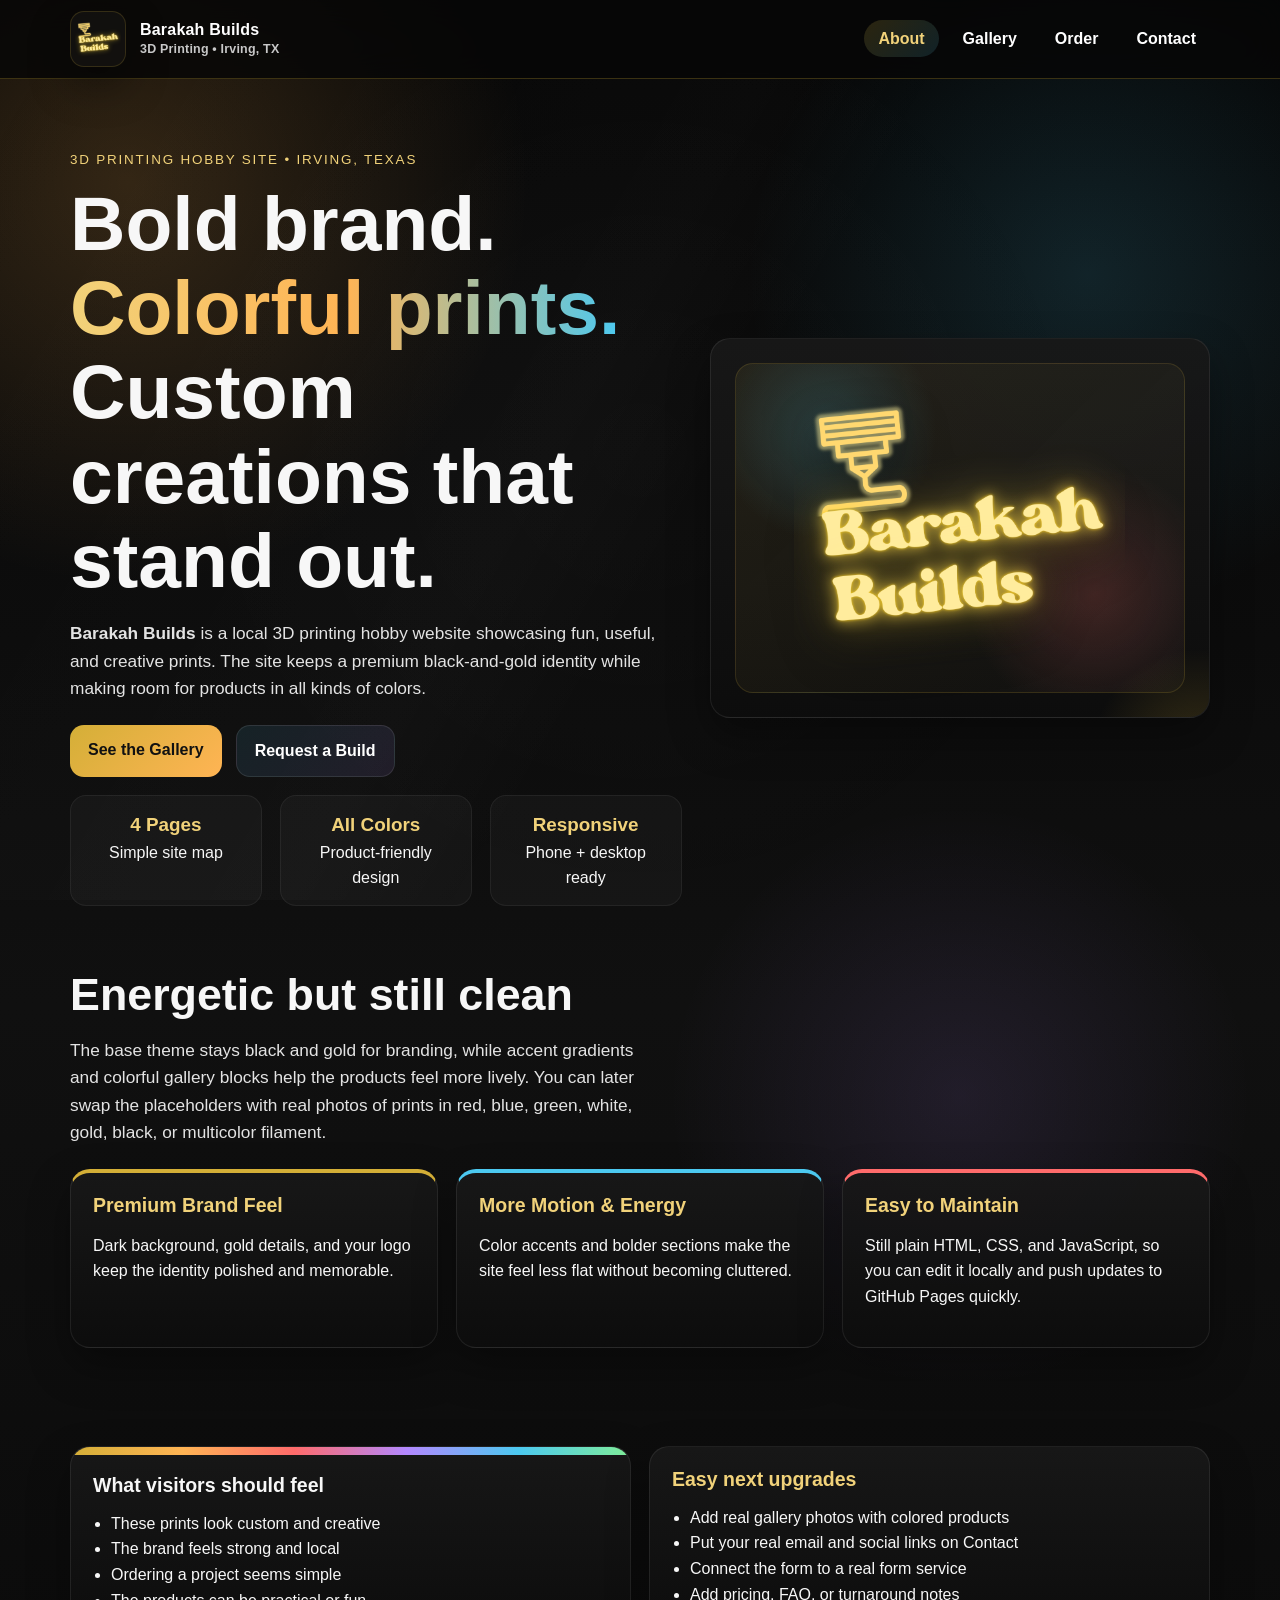
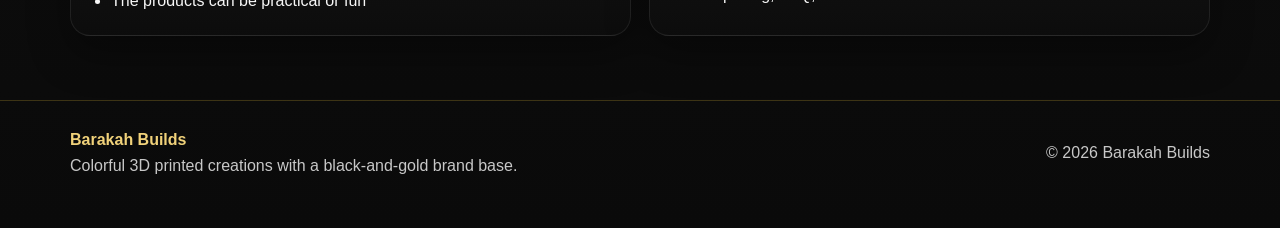
<file: index.html>
<!DOCTYPE html>
<html lang="en">
<head>
  <meta charset="UTF-8">
  <meta name="viewport" content="width=device-width, initial-scale=1.0">
  <title>About | Barakah Builds</title>
  <meta name="description" content="Barakah Builds is a 3D printing hobby website based in Irving, TX with custom projects, gallery examples, and contact info.">
  <link rel="stylesheet" href="styles.css">
</head>
<body>

<header class="site-header">
  <div class="container header-inner">
    <a class="brand" href="index.html" aria-label="Barakah Builds home">
      <img class="brand-logo" src="logo.png" alt="Barakah Builds logo">
      <span class="brand-text">
        <span>Barakah Builds</span>
        <span>3D Printing • Irving, TX</span>
      </span>
    </a>
    <button class="menu-toggle" aria-expanded="false" aria-label="Open menu">Menu</button>
    <nav class="site-nav" aria-label="Main navigation">
      <ul>
        <li><a class="active" href="index.html">About</a></li>
        <li><a  href="gallery.html">Gallery</a></li>
        <li><a  href="order.html">Order</a></li>
        <li><a  href="contact.html">Contact</a></li>
      </ul>
    </nav>
  </div>
</header>

<main>

<section class="hero">
  <div class="container hero-grid">
    <div>
      <div class="kicker">3D Printing Hobby Site • Irving, Texas</div>
      <h1>Bold brand. <span class="energy-text">Colorful prints.</span> Custom creations that stand out.</h1>
      <p class="lead">
        <strong>Barakah Builds</strong> is a local 3D printing hobby website showcasing fun, useful, and creative
        prints. The site keeps a premium black-and-gold identity while making room for products in all kinds of colors.
      </p>
      <div class="cta-row">
        <a class="button button-primary" href="gallery.html">See the Gallery</a>
        <a class="button button-secondary" href="order.html">Request a Build</a>
      </div>
      <div class="hero-stats">
        <div class="stat"><strong>4 Pages</strong><span>Simple site map</span></div>
        <div class="stat"><strong>All Colors</strong><span>Product-friendly design</span></div>
        <div class="stat"><strong>Responsive</strong><span>Phone + desktop ready</span></div>
      </div>
    </div>
    <div class="hero-panel">
      <div class="logo-showcase">
        <img src="logo.png" alt="Barakah Builds logo">
      </div>
    </div>
  </div>
</section>

<section class="section">
  <div class="container">
    <div class="section-header">
      <h2>Energetic but still clean</h2>
      <p class="lead">
        The base theme stays black and gold for branding, while accent gradients and colorful gallery blocks help the
        products feel more lively. You can later swap the placeholders with real photos of prints in red, blue, green,
        white, gold, black, or multicolor filament.
      </p>
    </div>
    <div class="grid-3">
      <article class="feature-card">
        <h3>Premium Brand Feel</h3>
        <p>Dark background, gold details, and your logo keep the identity polished and memorable.</p>
      </article>
      <article class="feature-card">
        <h3>More Motion & Energy</h3>
        <p>Color accents and bolder sections make the site feel less flat without becoming cluttered.</p>
      </article>
      <article class="feature-card">
        <h3>Easy to Maintain</h3>
        <p>Still plain HTML, CSS, and JavaScript, so you can edit it locally and push updates to GitHub Pages quickly.</p>
      </article>
    </div>
  </div>
</section>

<section class="section">
  <div class="container grid-2">
    <article class="color-strip">
      <div class="color-strip-bar"></div>
      <div class="color-strip-content">
        <h3>What visitors should feel</h3>
        <ul class="list">
          <li>These prints look custom and creative</li>
          <li>The brand feels strong and local</li>
          <li>Ordering a project seems simple</li>
          <li>The products can be practical or fun</li>
        </ul>
      </div>
    </article>
    <article class="card">
      <h3>Easy next upgrades</h3>
      <ul class="list">
        <li>Add real gallery photos with colored products</li>
        <li>Put your real email and social links on Contact</li>
        <li>Connect the form to a real form service</li>
        <li>Add pricing, FAQ, or turnaround notes</li>
      </ul>
    </article>
  </div>
</section>

</main>

<footer class="footer">
  <div class="container footer-inner">
    <div>
      <strong class="highlight">Barakah Builds</strong><br>
      Colorful 3D printed creations with a black-and-gold brand base.
    </div>
    <div>© 2026 Barakah Builds</div>
  </div>
</footer>

<script src="script.js"></script>
</body>
</html>
</file>
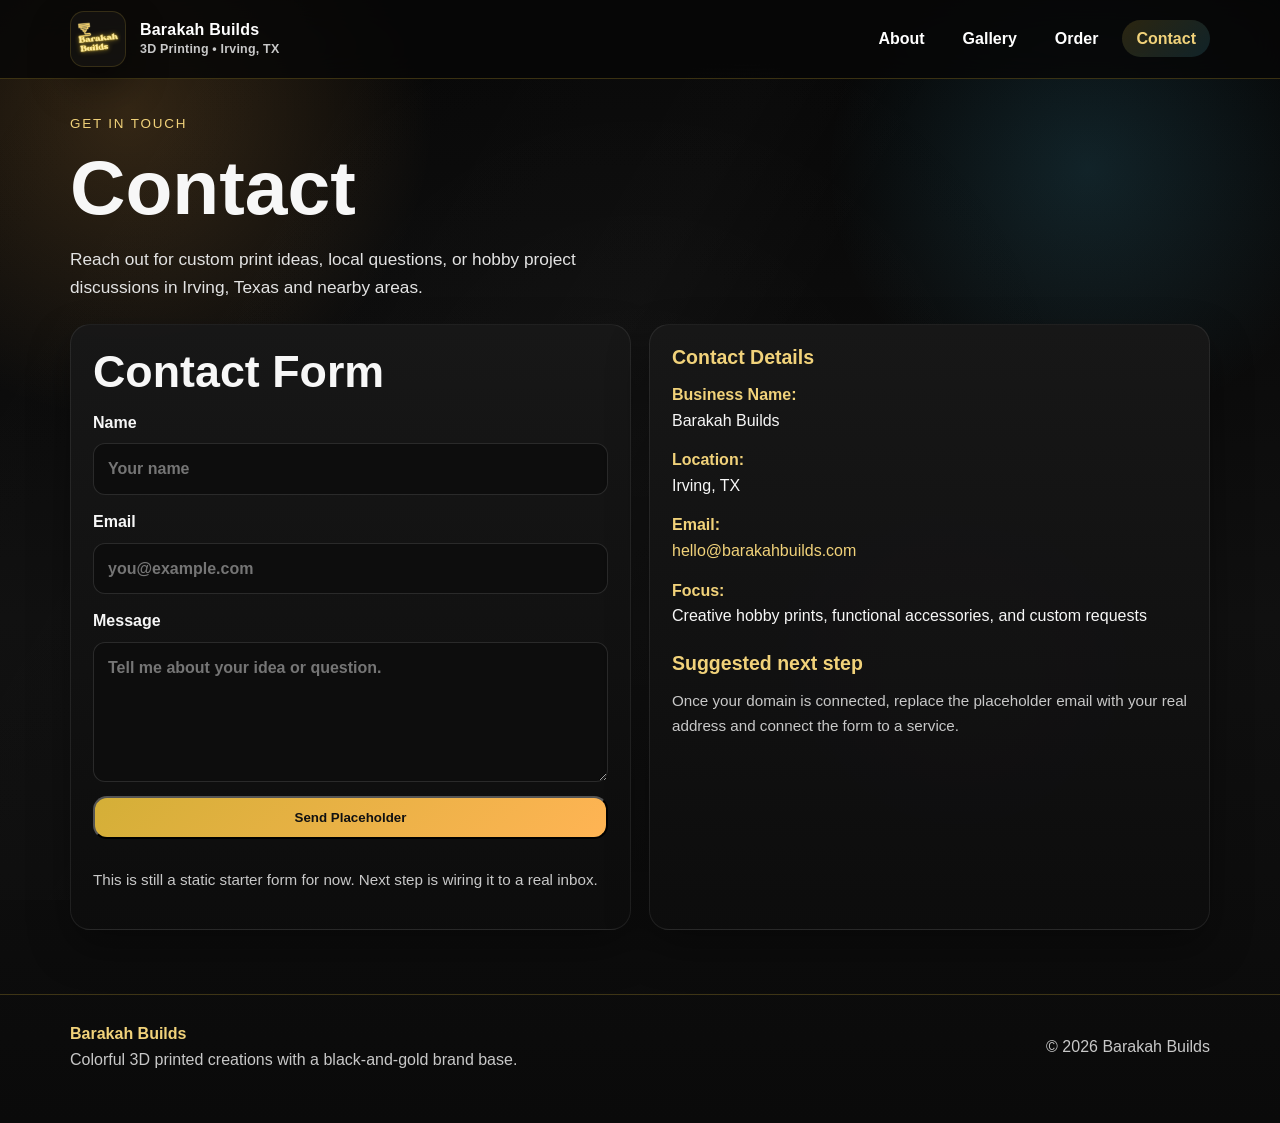
<file: contact.html>
<!DOCTYPE html>
<html lang="en">
<head>
  <meta charset="UTF-8">
  <meta name="viewport" content="width=device-width, initial-scale=1.0">
  <title>Contact | Barakah Builds</title>
  <meta name="description" content="Barakah Builds is a 3D printing hobby website based in Irving, TX with custom projects, gallery examples, and contact info.">
  <link rel="stylesheet" href="styles.css">
</head>
<body>

<header class="site-header">
  <div class="container header-inner">
    <a class="brand" href="index.html" aria-label="Barakah Builds home">
      <img class="brand-logo" src="logo.png" alt="Barakah Builds logo">
      <span class="brand-text">
        <span>Barakah Builds</span>
        <span>3D Printing • Irving, TX</span>
      </span>
    </a>
    <button class="menu-toggle" aria-expanded="false" aria-label="Open menu">Menu</button>
    <nav class="site-nav" aria-label="Main navigation">
      <ul>
        <li><a  href="index.html">About</a></li>
        <li><a  href="gallery.html">Gallery</a></li>
        <li><a  href="order.html">Order</a></li>
        <li><a class="active" href="contact.html">Contact</a></li>
      </ul>
    </nav>
  </div>
</header>

<main>

<section class="section">
  <div class="container">
    <div class="section-header">
      <div class="kicker">Get in Touch</div>
      <h1>Contact</h1>
      <p class="lead">
        Reach out for custom print ideas, local questions, or hobby project discussions in Irving, Texas and nearby areas.
      </p>
    </div>
    <div class="grid-2">
      <article class="form-card">
        <h2>Contact Form</h2>
        <form>
          <label>
            Name
            <input type="text" placeholder="Your name">
          </label>
          <label>
            Email
            <input type="email" placeholder="you@example.com">
          </label>
          <label>
            Message
            <textarea placeholder="Tell me about your idea or question."></textarea>
          </label>
          <button class="button button-primary" type="button">Send Placeholder</button>
          <p class="small">This is still a static starter form for now. Next step is wiring it to a real inbox.</p>
        </form>
      </article>
      <article class="card">
        <h3>Contact Details</h3>
        <div class="info-list">
          <div><strong>Business Name:</strong><br>Barakah Builds</div>
          <div><strong>Location:</strong><br>Irving, TX</div>
          <div><strong>Email:</strong><br><a href="mailto:hello@barakahbuilds.com">hello@barakahbuilds.com</a></div>
          <div><strong>Focus:</strong><br>Creative hobby prints, functional accessories, and custom requests</div>
        </div>
        <h3 style="margin-top:24px;">Suggested next step</h3>
        <p class="small">Once your domain is connected, replace the placeholder email with your real address and connect the form to a service.</p>
      </article>
    </div>
  </div>
</section>

</main>

<footer class="footer">
  <div class="container footer-inner">
    <div>
      <strong class="highlight">Barakah Builds</strong><br>
      Colorful 3D printed creations with a black-and-gold brand base.
    </div>
    <div>© 2026 Barakah Builds</div>
  </div>
</footer>

<script src="script.js"></script>
</body>
</html>
</file>
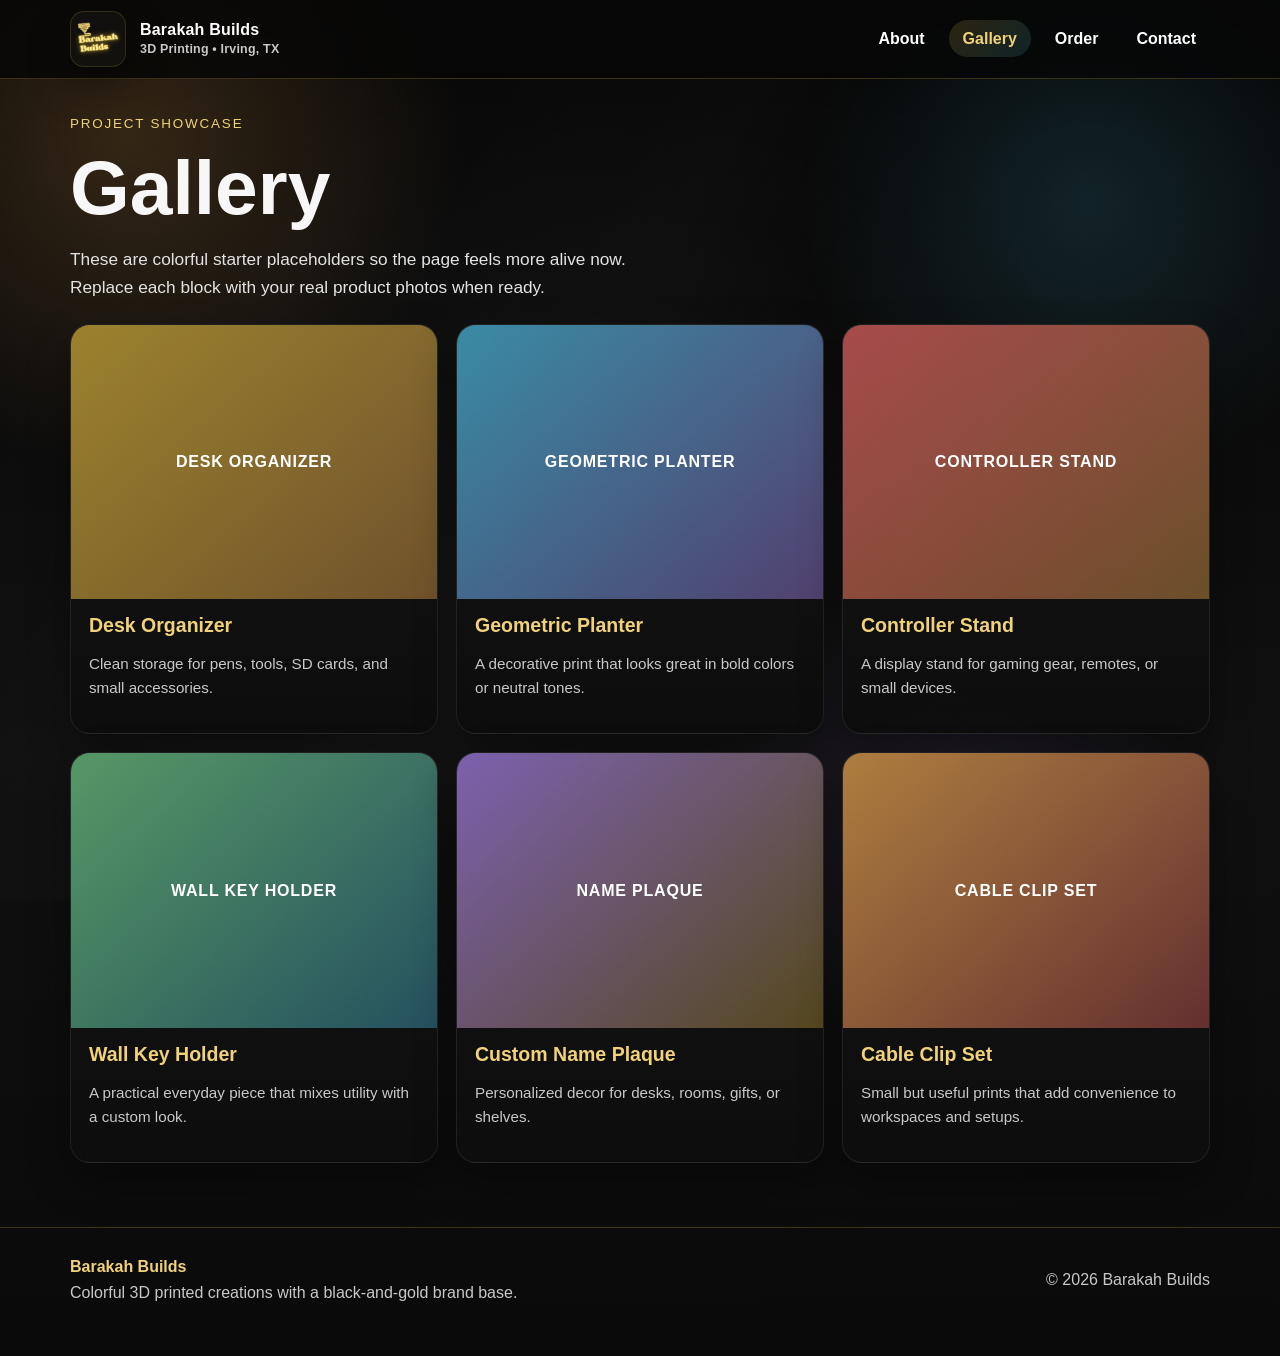
<file: gallery.html>
<!DOCTYPE html>
<html lang="en">
<head>
  <meta charset="UTF-8">
  <meta name="viewport" content="width=device-width, initial-scale=1.0">
  <title>Gallery | Barakah Builds</title>
  <meta name="description" content="Barakah Builds is a 3D printing hobby website based in Irving, TX with custom projects, gallery examples, and contact info.">
  <link rel="stylesheet" href="styles.css">
</head>
<body>

<header class="site-header">
  <div class="container header-inner">
    <a class="brand" href="index.html" aria-label="Barakah Builds home">
      <img class="brand-logo" src="logo.png" alt="Barakah Builds logo">
      <span class="brand-text">
        <span>Barakah Builds</span>
        <span>3D Printing • Irving, TX</span>
      </span>
    </a>
    <button class="menu-toggle" aria-expanded="false" aria-label="Open menu">Menu</button>
    <nav class="site-nav" aria-label="Main navigation">
      <ul>
        <li><a  href="index.html">About</a></li>
        <li><a class="active" href="gallery.html">Gallery</a></li>
        <li><a  href="order.html">Order</a></li>
        <li><a  href="contact.html">Contact</a></li>
      </ul>
    </nav>
  </div>
</header>

<main>

<section class="section">
  <div class="container">
    <div class="section-header">
      <div class="kicker">Project Showcase</div>
      <h1>Gallery</h1>
      <p class="lead">
        These are colorful starter placeholders so the page feels more alive now. Replace each block with your real
        product photos when ready.
      </p>
    </div>
    <div class="gallery-grid">
      <article class="gallery-item">
        <div class="gallery-image">DESK ORGANIZER</div>
        <div class="gallery-caption">
          <h3>Desk Organizer</h3>
          <p class="small">Clean storage for pens, tools, SD cards, and small accessories.</p>
        </div>
      </article>
      <article class="gallery-item">
        <div class="gallery-image">GEOMETRIC PLANTER</div>
        <div class="gallery-caption">
          <h3>Geometric Planter</h3>
          <p class="small">A decorative print that looks great in bold colors or neutral tones.</p>
        </div>
      </article>
      <article class="gallery-item">
        <div class="gallery-image">CONTROLLER STAND</div>
        <div class="gallery-caption">
          <h3>Controller Stand</h3>
          <p class="small">A display stand for gaming gear, remotes, or small devices.</p>
        </div>
      </article>
      <article class="gallery-item">
        <div class="gallery-image">WALL KEY HOLDER</div>
        <div class="gallery-caption">
          <h3>Wall Key Holder</h3>
          <p class="small">A practical everyday piece that mixes utility with a custom look.</p>
        </div>
      </article>
      <article class="gallery-item">
        <div class="gallery-image">NAME PLAQUE</div>
        <div class="gallery-caption">
          <h3>Custom Name Plaque</h3>
          <p class="small">Personalized decor for desks, rooms, gifts, or shelves.</p>
        </div>
      </article>
      <article class="gallery-item">
        <div class="gallery-image">CABLE CLIP SET</div>
        <div class="gallery-caption">
          <h3>Cable Clip Set</h3>
          <p class="small">Small but useful prints that add convenience to workspaces and setups.</p>
        </div>
      </article>
    </div>
  </div>
</section>

</main>

<footer class="footer">
  <div class="container footer-inner">
    <div>
      <strong class="highlight">Barakah Builds</strong><br>
      Colorful 3D printed creations with a black-and-gold brand base.
    </div>
    <div>© 2026 Barakah Builds</div>
  </div>
</footer>

<script src="script.js"></script>
</body>
</html>
</file>
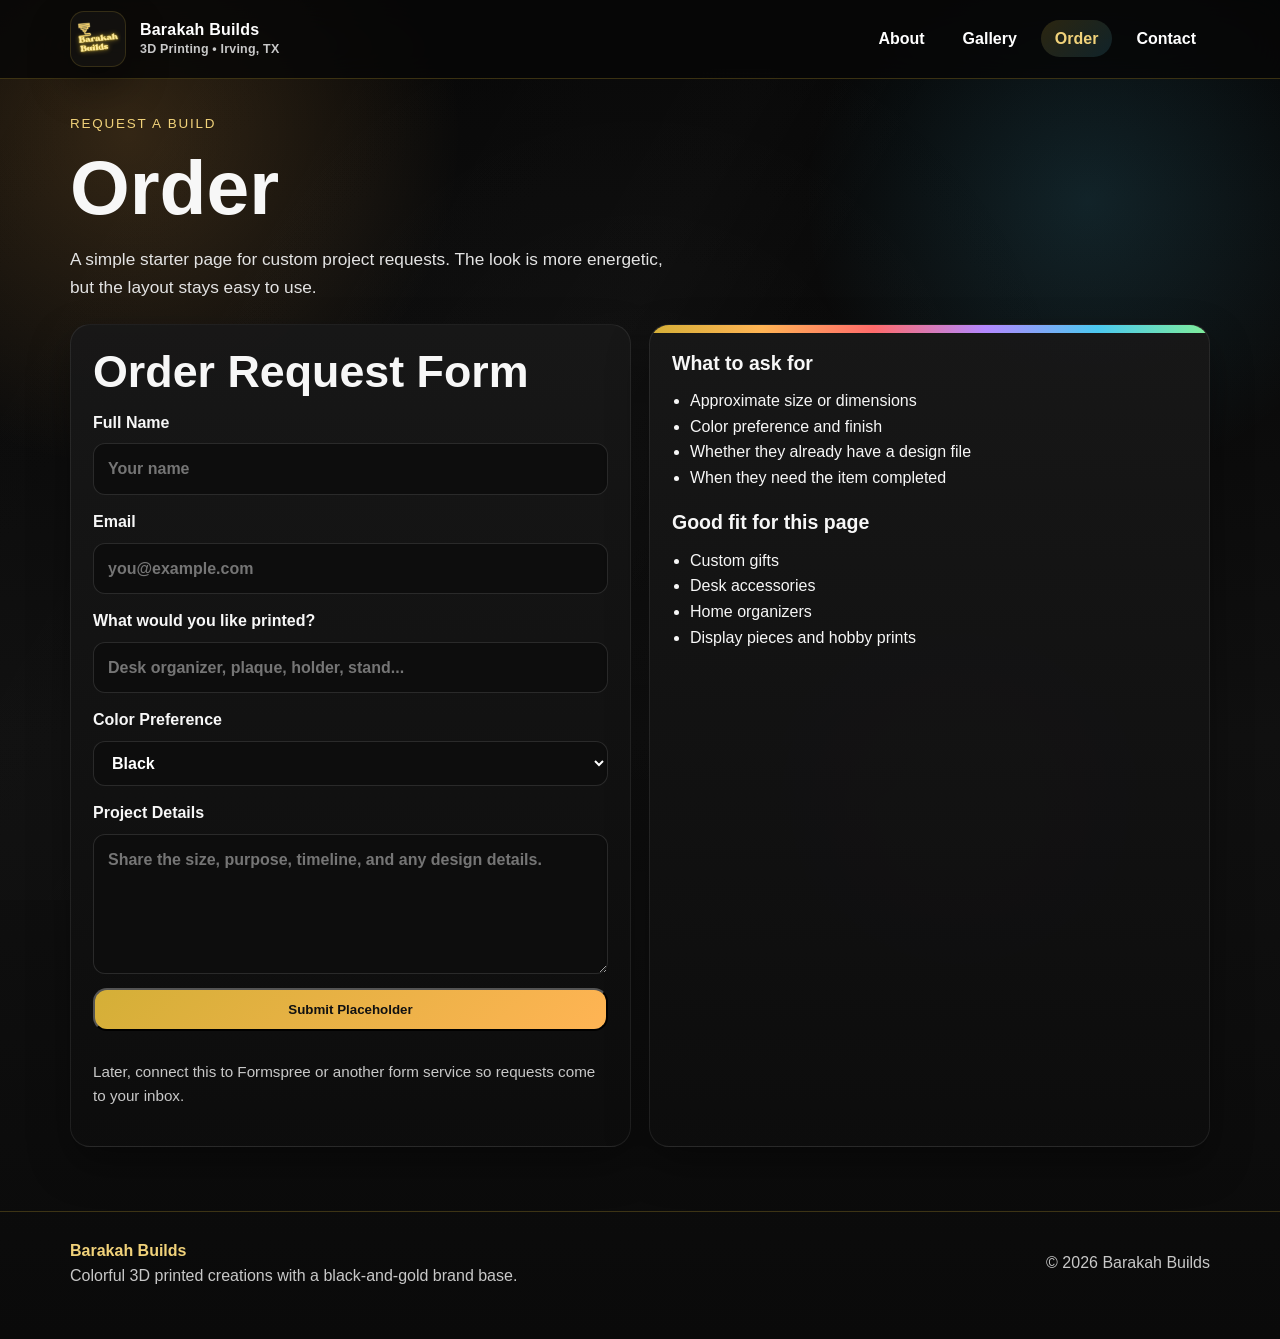
<file: order.html>
<!DOCTYPE html>
<html lang="en">
<head>
  <meta charset="UTF-8">
  <meta name="viewport" content="width=device-width, initial-scale=1.0">
  <title>Order | Barakah Builds</title>
  <meta name="description" content="Barakah Builds is a 3D printing hobby website based in Irving, TX with custom projects, gallery examples, and contact info.">
  <link rel="stylesheet" href="styles.css">
</head>
<body>

<header class="site-header">
  <div class="container header-inner">
    <a class="brand" href="index.html" aria-label="Barakah Builds home">
      <img class="brand-logo" src="logo.png" alt="Barakah Builds logo">
      <span class="brand-text">
        <span>Barakah Builds</span>
        <span>3D Printing • Irving, TX</span>
      </span>
    </a>
    <button class="menu-toggle" aria-expanded="false" aria-label="Open menu">Menu</button>
    <nav class="site-nav" aria-label="Main navigation">
      <ul>
        <li><a  href="index.html">About</a></li>
        <li><a  href="gallery.html">Gallery</a></li>
        <li><a class="active" href="order.html">Order</a></li>
        <li><a  href="contact.html">Contact</a></li>
      </ul>
    </nav>
  </div>
</header>

<main>

<section class="section">
  <div class="container">
    <div class="section-header">
      <div class="kicker">Request a Build</div>
      <h1>Order</h1>
      <p class="lead">
        A simple starter page for custom project requests. The look is more energetic, but the layout stays easy to use.
      </p>
    </div>
    <div class="grid-2">
      <article class="form-card">
        <h2>Order Request Form</h2>
        <form>
          <label>
            Full Name
            <input type="text" placeholder="Your name">
          </label>
          <label>
            Email
            <input type="email" placeholder="you@example.com">
          </label>
          <label>
            What would you like printed?
            <input type="text" placeholder="Desk organizer, plaque, holder, stand...">
          </label>
          <label>
            Color Preference
            <select>
              <option>Black</option>
              <option>Gold</option>
              <option>Blue</option>
              <option>Red</option>
              <option>Green</option>
              <option>Multicolor</option>
              <option>Other</option>
            </select>
          </label>
          <label>
            Project Details
            <textarea placeholder="Share the size, purpose, timeline, and any design details."></textarea>
          </label>
          <button class="button button-primary" type="button">Submit Placeholder</button>
          <p class="small">Later, connect this to Formspree or another form service so requests come to your inbox.</p>
        </form>
      </article>
      <article class="color-strip">
        <div class="color-strip-bar"></div>
        <div class="color-strip-content">
          <h3>What to ask for</h3>
          <ul class="list">
            <li>Approximate size or dimensions</li>
            <li>Color preference and finish</li>
            <li>Whether they already have a design file</li>
            <li>When they need the item completed</li>
          </ul>
          <h3 style="margin-top:22px;">Good fit for this page</h3>
          <ul class="list">
            <li>Custom gifts</li>
            <li>Desk accessories</li>
            <li>Home organizers</li>
            <li>Display pieces and hobby prints</li>
          </ul>
        </div>
      </article>
    </div>
  </div>
</section>

</main>

<footer class="footer">
  <div class="container footer-inner">
    <div>
      <strong class="highlight">Barakah Builds</strong><br>
      Colorful 3D printed creations with a black-and-gold brand base.
    </div>
    <div>© 2026 Barakah Builds</div>
  </div>
</footer>

<script src="script.js"></script>
</body>
</html>
</file>
<file: styles.css>
:root {
  --gold: #d4af37;
  --gold-soft: #f1d27a;
  --black: #070707;
  --charcoal: #141414;
  --white: #f7f7f7;
  --muted: #c8c8c8;
  --border: rgba(212, 175, 55, 0.25);
  --shadow: 0 18px 40px rgba(0, 0, 0, 0.35);
  --radius: 20px;
  --max-width: 1140px;

  --accent-red: #ff6b6b;
  --accent-blue: #4cc9f0;
  --accent-green: #80ed99;
  --accent-purple: #b388ff;
  --accent-orange: #ffb454;
}

* { box-sizing: border-box; }

html { scroll-behavior: smooth; }

body {
  margin: 0;
  font-family: -apple-system, BlinkMacSystemFont, "Segoe UI", Inter, Roboto, Helvetica, Arial, sans-serif;
  color: var(--white);
  line-height: 1.6;
  background:
    radial-gradient(circle at 10% 10%, rgba(255, 180, 84, 0.18), transparent 20%),
    radial-gradient(circle at 85% 15%, rgba(76, 201, 240, 0.14), transparent 18%),
    radial-gradient(circle at 75% 60%, rgba(179, 136, 255, 0.11), transparent 20%),
    linear-gradient(180deg, #050505 0%, #101010 55%, #0a0a0a 100%);
}

body::before {
  content: "";
  position: fixed;
  inset: 0;
  background:
    linear-gradient(120deg, transparent 0%, rgba(255,255,255,0.02) 45%, transparent 55%),
    radial-gradient(circle at center, rgba(255,255,255,0.02), transparent 60%);
  pointer-events: none;
  z-index: -1;
}

img { max-width: 100%; display: block; }

a {
  color: var(--gold-soft);
  text-decoration: none;
}

a:hover { color: white; }

.container {
  width: min(92%, var(--max-width));
  margin: 0 auto;
}

.site-header {
  position: sticky;
  top: 0;
  z-index: 40;
  backdrop-filter: blur(16px);
  background: rgba(7, 7, 7, 0.82);
  border-bottom: 1px solid var(--border);
}

.header-inner {
  min-height: 78px;
  display: flex;
  align-items: center;
  justify-content: space-between;
  gap: 18px;
}

.brand {
  display: flex;
  align-items: center;
  gap: 14px;
  color: white;
  font-weight: 800;
  letter-spacing: 0.2px;
}

.brand-logo {
  width: 56px;
  height: 56px;
  object-fit: contain;
  border-radius: 14px;
  background: rgba(255,255,255,0.03);
  border: 1px solid rgba(212, 175, 55, 0.18);
  box-shadow: var(--shadow);
  padding: 4px;
}

.brand-text {
  display: flex;
  flex-direction: column;
  line-height: 1.05;
}

.brand-text span:last-child {
  font-size: 0.78rem;
  color: var(--muted);
  font-weight: 600;
  margin-top: 4px;
}

.menu-toggle {
  display: none;
  background: transparent;
  border: 1px solid var(--border);
  color: white;
  border-radius: 12px;
  padding: 10px 12px;
  font-size: 1rem;
}

.site-nav ul {
  display: flex;
  list-style: none;
  margin: 0;
  padding: 0;
  gap: 10px;
  align-items: center;
}

.site-nav a {
  color: white;
  padding: 10px 14px;
  border-radius: 999px;
  font-weight: 600;
}

.site-nav a.active,
.site-nav a:hover {
  background: linear-gradient(135deg, rgba(212,175,55,0.18), rgba(76,201,240,0.14));
  color: var(--gold-soft);
}

.hero {
  padding: 70px 0 30px;
}

.hero-grid {
  display: grid;
  grid-template-columns: 1.1fr 0.9fr;
  gap: 28px;
  align-items: center;
}

.kicker {
  color: var(--gold-soft);
  font-size: 0.84rem;
  text-transform: uppercase;
  letter-spacing: 1.8px;
  margin-bottom: 10px;
}

h1, h2, h3 {
  line-height: 1.1;
  margin: 0 0 14px;
}

h1 { font-size: clamp(2.4rem, 6vw, 4.9rem); }
h2 { font-size: clamp(1.8rem, 4vw, 2.8rem); }
h3 { font-size: 1.22rem; }

.lead {
  font-size: 1.08rem;
  color: #e3e3e3;
  max-width: 62ch;
}

.energy-text {
  background: linear-gradient(90deg, var(--gold-soft), var(--accent-orange), var(--accent-blue));
  -webkit-background-clip: text;
  background-clip: text;
  color: transparent;
}

.hero-panel,
.card,
.feature-card,
.form-card,
.gallery-item,
.color-strip {
  border-radius: var(--radius);
  border: 1px solid rgba(255,255,255,0.08);
  background: linear-gradient(180deg, rgba(24,24,24,0.96), rgba(13,13,13,0.96));
  box-shadow: var(--shadow);
}

.hero-panel {
  padding: 24px;
  position: relative;
  overflow: hidden;
}

.hero-panel::after {
  content: "";
  position: absolute;
  inset: auto -20% -40% auto;
  width: 220px;
  height: 220px;
  background: radial-gradient(circle, rgba(212,175,55,0.22), transparent 70%);
  pointer-events: none;
}

.logo-showcase {
  display: grid;
  place-items: center;
  padding: 24px;
  min-height: 320px;
  border-radius: 18px;
  background:
    radial-gradient(circle at 20% 20%, rgba(76, 201, 240, 0.18), transparent 25%),
    radial-gradient(circle at 80% 70%, rgba(255, 107, 107, 0.18), transparent 30%),
    linear-gradient(135deg, rgba(212,175,55,0.08), rgba(255,255,255,0.02));
  border: 1px solid rgba(212,175,55,0.16);
}

.logo-showcase img {
  max-width: 100%;
  max-height: 280px;
  filter: drop-shadow(0 18px 24px rgba(0,0,0,0.45));
}

.cta-row {
  display: flex;
  flex-wrap: wrap;
  gap: 14px;
  margin-top: 22px;
}

.button {
  display: inline-block;
  padding: 12px 18px;
  border-radius: 14px;
  font-weight: 800;
  transition: transform 0.15s ease, box-shadow 0.15s ease;
}

.button:hover {
  transform: translateY(-2px);
  box-shadow: 0 10px 24px rgba(0,0,0,0.25);
}

.button-primary {
  background: linear-gradient(135deg, var(--gold), var(--accent-orange));
  color: #111;
}

.button-secondary {
  border: 1px solid rgba(255,255,255,0.1);
  color: white;
  background: linear-gradient(135deg, rgba(76,201,240,0.10), rgba(179,136,255,0.10));
}

.hero-stats,
.grid-3,
.grid-2,
.gallery-grid {
  display: grid;
  gap: 18px;
}

.hero-stats {
  grid-template-columns: repeat(3, 1fr);
  margin-top: 18px;
}

.grid-3 { grid-template-columns: repeat(3, 1fr); }
.grid-2 { grid-template-columns: repeat(2, 1fr); }
.gallery-grid { grid-template-columns: repeat(3, 1fr); }

.stat {
  padding: 14px;
  border-radius: 16px;
  text-align: center;
  background: rgba(255,255,255,0.03);
  border: 1px solid rgba(255,255,255,0.06);
}

.stat strong {
  display: block;
  font-size: 1.18rem;
  color: var(--gold-soft);
}

.section { padding: 34px 0 64px; }

.section-header { margin-bottom: 22px; }

.feature-card,
.card,
.form-card {
  padding: 22px;
}

.feature-card:nth-child(1) { border-top: 4px solid var(--gold); }
.feature-card:nth-child(2) { border-top: 4px solid var(--accent-blue); }
.feature-card:nth-child(3) { border-top: 4px solid var(--accent-red); }

.feature-card h3,
.card h3,
.gallery-caption h3 {
  color: var(--gold-soft);
}

.list {
  margin: 10px 0 0;
  padding-left: 18px;
}

.color-strip {
  padding: 0;
  overflow: hidden;
}

.color-strip-bar {
  height: 8px;
  background: linear-gradient(90deg, var(--gold), var(--accent-orange), var(--accent-red), var(--accent-purple), var(--accent-blue), var(--accent-green));
}

.color-strip-content {
  padding: 20px 22px 22px;
}

.small {
  font-size: 0.95rem;
  color: var(--muted);
}

.gallery-item { overflow: hidden; }

.gallery-image {
  aspect-ratio: 4 / 3;
  display: grid;
  place-items: center;
  padding: 24px;
  font-weight: 900;
  letter-spacing: 0.8px;
  text-align: center;
  color: white;
}

.gallery-item:nth-child(1) .gallery-image { background: linear-gradient(135deg, rgba(212,175,55,0.7), rgba(255,180,84,0.4)); }
.gallery-item:nth-child(2) .gallery-image { background: linear-gradient(135deg, rgba(76,201,240,0.65), rgba(179,136,255,0.4)); }
.gallery-item:nth-child(3) .gallery-image { background: linear-gradient(135deg, rgba(255,107,107,0.62), rgba(255,180,84,0.38)); }
.gallery-item:nth-child(4) .gallery-image { background: linear-gradient(135deg, rgba(128,237,153,0.60), rgba(76,201,240,0.35)); }
.gallery-item:nth-child(5) .gallery-image { background: linear-gradient(135deg, rgba(179,136,255,0.65), rgba(212,175,55,0.35)); }
.gallery-item:nth-child(6) .gallery-image { background: linear-gradient(135deg, rgba(255,180,84,0.65), rgba(255,107,107,0.35)); }

.gallery-caption {
  padding: 16px 18px 18px;
}

form {
  display: grid;
  gap: 14px;
}

label {
  display: grid;
  gap: 8px;
  font-weight: 600;
}

input, textarea, select {
  width: 100%;
  padding: 12px 14px;
  border-radius: 12px;
  border: 1px solid rgba(255,255,255,0.12);
  background: #0d0d0d;
  color: white;
  font: inherit;
}

textarea {
  min-height: 140px;
  resize: vertical;
}

.info-list {
  display: grid;
  gap: 14px;
}

.info-list strong,
.highlight {
  color: var(--gold-soft);
}

.footer {
  border-top: 1px solid var(--border);
  padding: 26px 0 50px;
  color: var(--muted);
}

.footer-inner {
  display: flex;
  justify-content: space-between;
  align-items: center;
  gap: 18px;
}

@media (max-width: 920px) {
  .hero-grid,
  .grid-3,
  .grid-2,
  .gallery-grid {
    grid-template-columns: 1fr;
  }
}

@media (max-width: 720px) {
  .menu-toggle { display: inline-block; }

  .site-nav {
    position: absolute;
    top: 78px;
    left: 0;
    right: 0;
    background: rgba(8, 8, 8, 0.98);
    border-bottom: 1px solid var(--border);
    display: none;
  }

  .site-nav.open { display: block; }

  .site-nav ul {
    flex-direction: column;
    align-items: stretch;
    padding: 12px;
    gap: 6px;
  }

  .site-nav a { display: block; }

  .hero-stats {
    grid-template-columns: 1fr;
  }

  .footer-inner {
    flex-direction: column;
    align-items: flex-start;
  }

  .brand-logo {
    width: 48px;
    height: 48px;
  }
}
</file>
